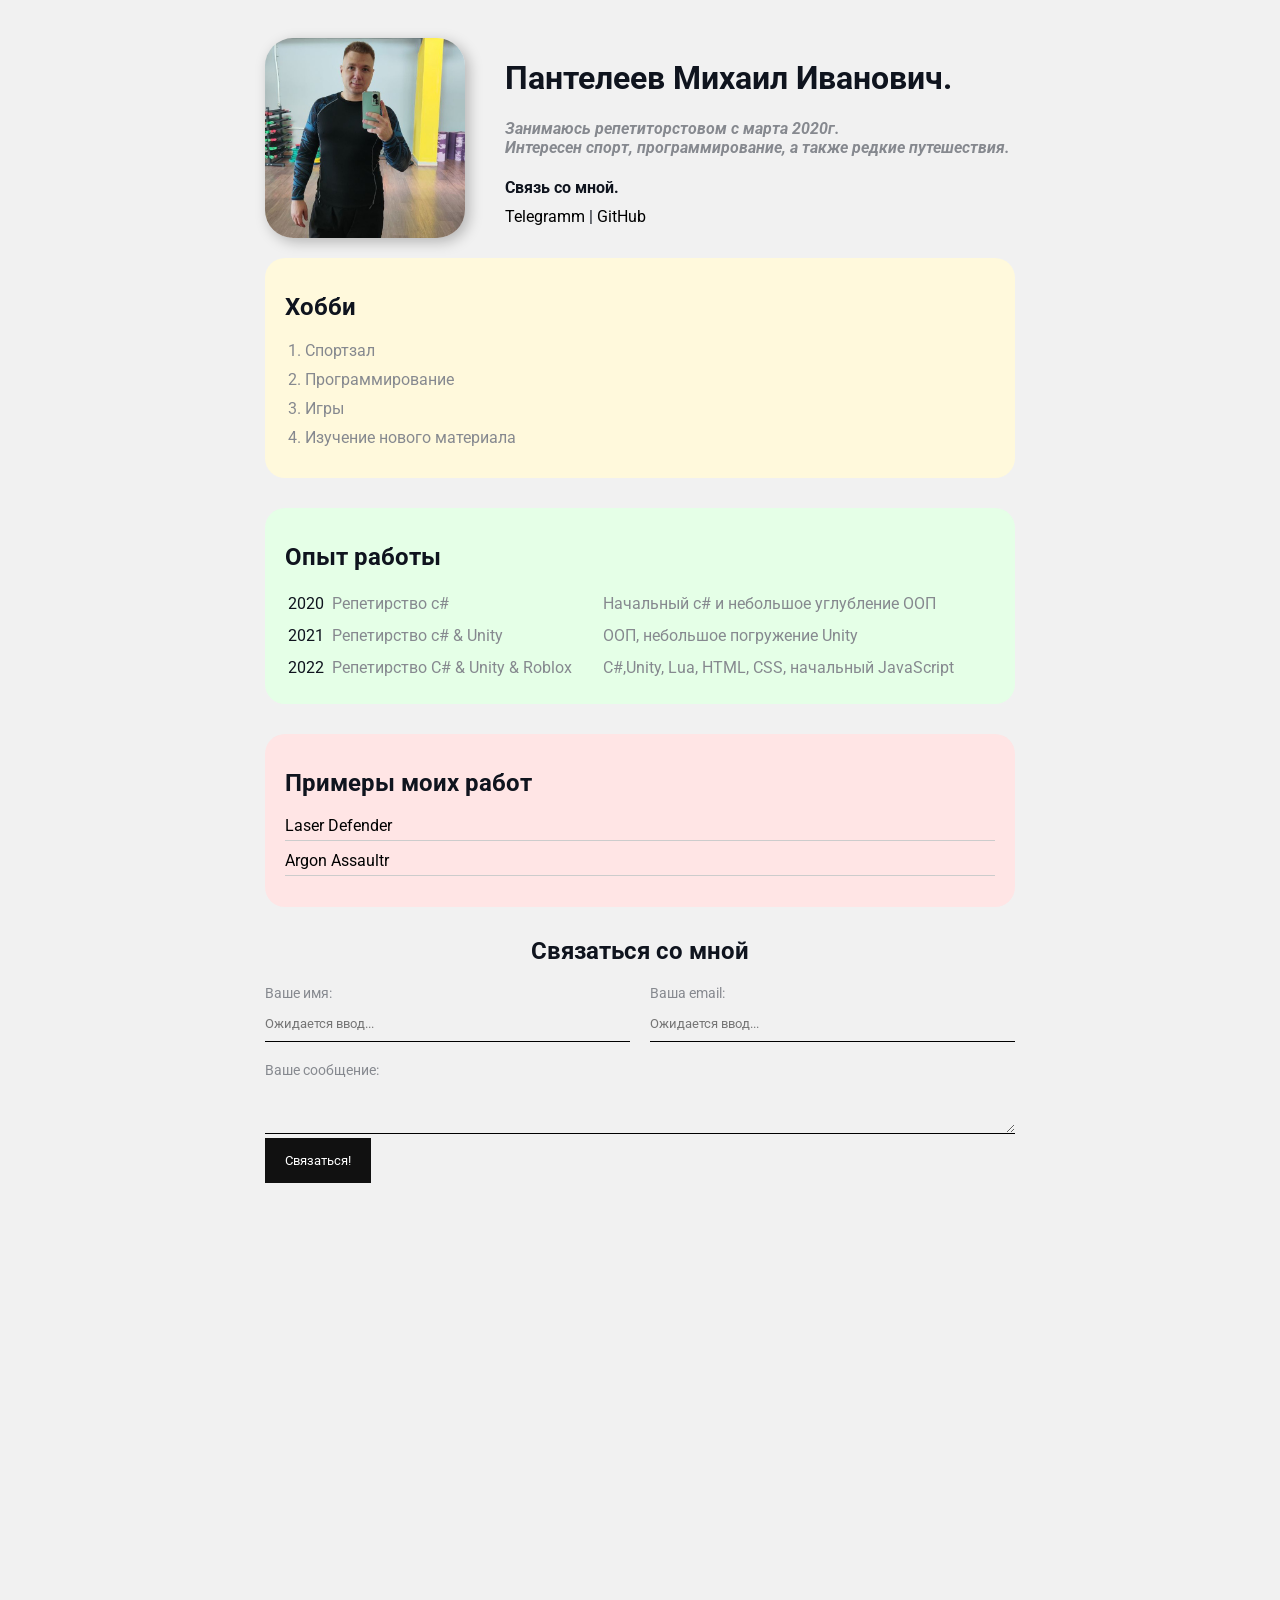
<file: index.html>
<!DOCTYPE html>

<html>
  <head>
    <meta charset="UTF-8" />
    <title>Resume: Mikhail Panteleev</title>
    <link rel="stylesheet" href="style.css" />
  </head>
  <body>
    <div class="container">
      <div class="info">
        <img src="MyPhoto.jpg" alt="My Photo" class="avatar" />

        <div class="info-text">
          <h1>Пантелеев Михаил Иванович.</h1>
          <p>Занимаюсь репетиторстовом с <strong>марта 2020г.</strong></p>
          <p>Интересен спорт, программирование, а также редкие путешествия.</p>

          <h4>Связь со мной.</h4>

          <a href="https://t.me/ZeRcooI" target="_blank">Telegramm</a>
          |
          <a href="https://github.com/ZeRcooI" target="_blank">GitHub</a>
        </div>
      </div>

      <div class="card bg-yellow">
        <h2>Хобби</h2>
        <ol class="list">
          <li>Спортзал</li>
          <li>Программирование</li>
          <li>Игры</li>
          <li>Изучение нового материала</li>
        </ol>
      </div>

      <div class="card bg-green">
        <h2>Опыт работы</h2>
        <table class="table">
          <tbody>
            <tr>
              <td>2020</td>
              <td>Репетирство c#</td>
              <td>Начальный c# и небольшое углубление ООП</td>
            </tr>
            <tr>
              <td>2021</td>
              <td>Репетирство c# & Unity</td>
              <td>ООП, небольшое погружение Unity</td>
            </tr>
            <tr>
              <td>2022</td>
              <td>Репетирство C# & Unity & Roblox</td>
              <td>C#,Unity, Lua, HTML, CSS, начальный JavaScript</td>
            </tr>
          </tbody>
        </table>
      </div>

      <div class="card bg-red">
        <h2>Примеры моих работ</h2>
        <ul class="link-list">
          <li>
            <a href="https://github.com/ZeRcooI/Laser-Defender" target="_blank"
              >Laser Defender</a
            >
          </li>
          <li>
            <a href="https://github.com/ZeRcooI/Argon-Assault" target="_blank"
              >Argon Assaultr</a
            >
          </li>
        </ul>
      </div>

      <div class="contact">
        <h2>Связаться со мной</h2>

        <form action="/">
          <div class="row">
            <div class="form-group">
              <label for="name">Ваше имя:</label>
              <input type="text" id="name" placeholder="Ожидается ввод..." />
            </div>

            <div class="form-group">
              <label for="email">Ваша email:</label>
              <input type="email" id="email" placeholder="Ожидается ввод..." />
            </div>
          </div>

          <div class="form-group">
            <label for="email">Ваше сообщение:</label>
            <textarea id="text" rows="2" cols="15"></textarea>
          </div>

          <input class="buttom" type="submit" value="Связаться!" />
        </form>
      </div>

      <div class="position">
        <div class="box"></div>
      </div>
    </div>

    <div style="margin-bottom: 500px"></div>
  </body>
</html>
</file>
<file: style.css>
@import url("https://fonts.googleapis.com/css2?family=Roboto&display=swap");

body {
  background-color: #f1f1f1;
  color: #0f141e;

  font-size: 16px;
  font-weight: normal;
  font-family: "Roboto", sans-serif;

  /* font: normal 16px "Roboto", sans-serif; */

  /* font-family: Cambria, Cochin, Georgia, Times, "Times New Roman", serif; */
}

a {
  color: black;
  text-decoration: none;
}

a:hover {
  text-decoration: underline;
}

a:active {
  color: blue;
}

a:visited {
  color: gray;
}

.avatar {
  width: 200px;
  border-radius: 28px;
  box-shadow: 4px 4px 14px rgba(0, 0, 0, 0.25);
}

.info {
  display: flex;
  margin-bottom: 20px;
}

@media (max-width: 700px) {
  .info {
    text-align: center;
    display: block;
  }
}

.info-text {
  margin-left: 40px;
}

.info-text h4 {
  margin-bottom: 10px;
}

.info p {
  color: #86898f;
  margin: 0;
  font-style: italic;
  font-weight: bold;
  text-decoration: none;
  /* text-transform: uppercase; */
  /* letter-spacing: 5px; */
  /* word-spacing: 42px; */
}

/* Box Model */
.container {
  padding-top: 30px;
  max-width: 750px;
  margin: auto;
}

.bg-yellow {
  background: #fff9dc;
}

.bg-green {
  background: #e5ffe7;
}

.bg-red {
  background: #ffe5e5;
}

.card {
  padding: 15px 20px;
  margin-bottom: 20px;
  border-radius: 20px;
}

.card {
  margin-bottom: 30px;
}

.list {
  padding: 0 20px;
}

.list li {
  color: #86898f;
  margin-bottom: 10px;
}

.table {
  width: 100%;
}

.table td {
  padding-bottom: 10px;
}

.table td:nth-child(2),
.table td:nth-child(3) {
  color: #86898f;
}

/* .table tr:nth-child(odd) {
  background: red;
} */

.link-list {
  list-style: none;
  padding: 0;
}

.link-list li {
  margin-bottom: 10px;
  padding-bottom: 5px;
  border-bottom: 1px solid #ccc;
}

.contact h2 {
  text-align: center;
}

.form-group label {
  display: block;
  font-size: 14px;
  color: #86898f;
}

.form-group input,
.form-group textarea {
  width: 100%;
  box-sizing: border-box;
  border: none;
  background: transparent;
  border-bottom: 1px solid black;
  color: #000;
  padding: 15px 0 10px;
  outline: none;
  font-family: inherit;
}

.row {
  display: flex;
  margin-bottom: 20px;
}

.row > .form-group {
  width: 50%;
  margin-right: 20px;
}

.row > .form-group:last-child {
  margin-right: 0px;
}

.buttom {
  background: #111;
  padding: 15px 20px;
  color: #fff;
  border: 0;
  font-family: inherit;
  cursor: pointer;
}

.buttom:hover {
  opacity: 0.9;
}

/* Position */

/* .position {
  position: relative;
  border: 4px solid black;
  margin-top: 40px;
  padding: 20px;
  height: 300px;
}

.box {
  position: absolute;
  bottom: 0;
  width: 50px;
  height: 50px;
  background-color: lightcoral;
} */

/* .social {
  background: green;
  padding: 15px 20px 25px 30px;
  margin: 20px;
  border: 5px solid red;
  border-bottom-style: dotted;
  border-top-width: 15px;
}

.box-model > div {
  float: left;
  background: #000;
  height: 200px;
  border: 4px solid red;
  width: 25%;

  box-sizing: border-box;
} */
</file>
